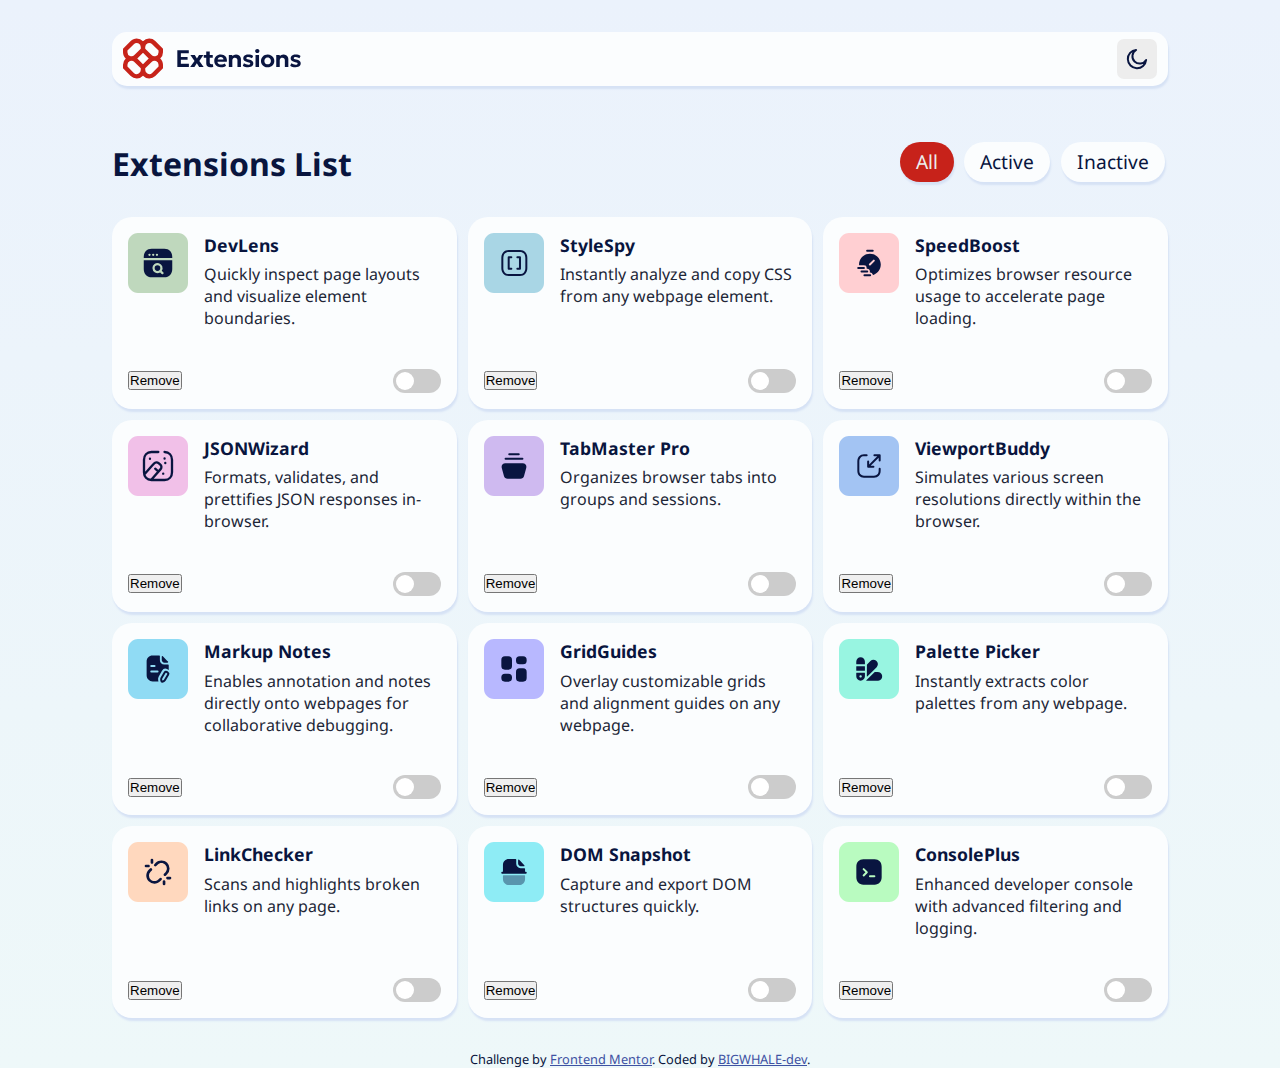
<file: index.html>
<!DOCTYPE html>
<html lang="en">

<head>
  <meta charset="UTF-8">
  <meta name="viewport" content="width=device-width, initial-scale=1.0">
  <!-- displays site properly based on user's device -->

  <link rel="icon" type="image/png" sizes="32x32" href="./assets/images/favicon-32x32.png">

  <title>Browser extensions manager UI</title>

  <link rel="stylesheet" href="exten.css">

  <script defer src="exten.js"></script>
</head>

<body class="body_light">
  <div id="container">
    <header class="header header__light">
      <div class="logo">
        <img src="/assets/images/logo.svg" alt="">
      </div>
      <button class="theme__settings">
        <img src="/assets/images/icon-moon.svg" alt="theme">
      </button>
    </header>
    <section id="section" class="extension__movement--container">
      <div class="filtering">
        <h1 class="filtered_title">Extensions List</h1>
        <div class="filters__states">
          <button class="filter_btn filter_btn-light all filter_btn-clicked">All</button>
          <button class="filter_btn filter_btn-light active">Active</button>
          <button class="filter_btn filter_btn-light inactive">Inactive</button>
        </div>
      </div>
      <main class="extension_list">
        <div class="extension extension_light">
          <div class="extension__image-container">
            <img class="extension__image" src="/assets/images/logo-devlens.svg" alt="">
            <div>
              <h4 class="extension__title">DevLens</h4>
              <p class="extension__description">Quickly inspect page layouts and visualize element boundaries.</p>
            </div>
          </div>
          <div class="extension__btn-container">
            <button class="extension_remove">Remove</button>
            <label class="toggle__switch">
              <input type="checkbox">
              <span class="slider"></span>
            </label>
          </div>
        </div>
        <div class="extension extension_light">
          <div class="extension__image-container">
            <img class="extension__image" src="/assets/images/logo-style-spy.svg" alt="">
            <div>
              <h4 class="extension__title">StyleSpy</h4>
              <p class="extension__description">Instantly analyze and copy CSS from any webpage element.</p>
            </div>
          </div>
          <div class="extension__btn-container">
            <button class="extension_remove">Remove</button>
            <label class="toggle__switch">
              <input type="checkbox">
              <span class="slider"></span>
            </label>
          </div>
        </div>
        <div class="extension extension_light">
          <div class="extension__image-container">
            <img class="extension__image" src="/assets/images/logo-speed-boost.svg" alt="">
            <div>
              <h4 class="extension__title">SpeedBoost</h4>
              <p class="extension__description">Optimizes browser resource usage to accelerate page loading.</p>
            </div>
          </div>
          <div class="extension__btn-container">
            <button class="extension_remove">Remove</button>
            <label class="toggle__switch">
              <input type="checkbox">
              <span class="slider"></span>
            </label>
          </div>
        </div>
        <div class="extension extension_light">
          <div class="extension__image-container">
            <img class="extension__image" src="/assets/images/logo-json-wizard.svg" alt="">
            <div>
              <h4 class="extension__title">JSONWizard</h4>
              <p class="extension__description"> Formats, validates, and prettifies JSON responses in-browser.</p>
            </div>
          </div>
          <div class="extension__btn-container">
            <button class="extension_remove">Remove</button>
            <label class="toggle__switch">
              <input type="checkbox">
              <span class="slider"></span>
            </label>
          </div>
        </div>
        <div class="extension extension_light">
          <div class="extension__image-container">
            <img class="extension__image" src="/assets/images/logo-tab-master-pro.svg" alt="">
            <div>
              <h4 class="extension__title">TabMaster Pro</h4>
              <p class="extension__description">Organizes browser tabs into groups and sessions.</p>
            </div>
          </div>
          <div class="extension__btn-container">
            <button class="extension_remove">Remove</button>
            <label class="toggle__switch">
              <input type="checkbox">
              <span class="slider"></span>
            </label>
          </div>
        </div>
        <div class="extension extension_light">
          <div class="extension__image-container">
            <img class="extension__image" src="/assets/images/logo-viewport-buddy.svg" alt="">
            <div>
              <h4 class="extension__title">ViewportBuddy</h4>
              <p class="extension__description">Simulates various screen resolutions directly within the browser.</p>
            </div>
          </div>
          <div class="extension__btn-container">
            <button class="extension_remove">Remove</button>
            <label class="toggle__switch">
              <input type="checkbox">
              <span class="slider"></span>
            </label>
          </div>
        </div>
        <div class="extension extension_light">
          <div class="extension__image-container">
            <img class="extension__image" src="/assets/images/logo-markup-notes.svg" alt="">
            <div>
              <h4 class="extension__title">Markup Notes</h4>
              <p class="extension__description">Enables annotation and notes directly onto webpages for collaborative
                debugging.</p>
            </div>
          </div>
          <div class="extension__btn-container">
            <button class="extension_remove">Remove</button>
            <label class="toggle__switch">
              <input type="checkbox">
              <span class="slider"></span>
            </label>
          </div>
        </div>
        <div class="extension extension_light">
          <div class="extension__image-container">
            <img class="extension__image" src="/assets/images/logo-grid-guides.svg" alt="">
            <div>
              <h4 class="extension__title">GridGuides</h4>
              <p class="extension__description"> Overlay customizable grids and alignment guides on any webpage.</p>
            </div>
          </div>
          <div class="extension__btn-container">
            <button class="extension_remove">Remove</button>
            <label class="toggle__switch">
              <input type="checkbox">
              <span class="slider"></span>
            </label>
          </div>
        </div>
        <div class="extension extension_light">
          <div class="extension__image-container">
            <img class="extension__image" src="/assets/images/logo-palette-picker.svg" alt="">
            <div>
              <h4 class="extension__title">Palette Picker</h4>
              <p class="extension__description">Instantly extracts color palettes from any webpage.</p>
            </div>
          </div>
          <div class="extension__btn-container">
            <button class="extension_remove">Remove</button>
            <label class="toggle__switch">
              <input type="checkbox">
              <span class="slider"></span>
            </label>
          </div>
        </div>
        <div class="extension extension_light">
          <div class="extension__image-container">
            <img class="extension__image" src="/assets/images/logo-link-checker.svg" alt="">
            <div>
              <h4 class="extension__title">LinkChecker</h4>
              <p class="extension__description">Scans and highlights broken links on any page.</p>
            </div>
          </div>
          <div class="extension__btn-container">
            <button class="extension_remove">Remove</button>
            <label class="toggle__switch">
              <input type="checkbox">
              <span class="slider"></span>
            </label>
          </div>
        </div>
        <div class="extension extension_light">
          <div class="extension__image-container">
            <img class="extension__image" src="/assets/images/logo-dom-snapshot.svg" alt="">
            <div>
              <h4 class="extension__title">DOM Snapshot</h4>
              <p class="extension__description">Capture and export DOM structures quickly.</p>
            </div>
          </div>
          <div class="extension__btn-container">
            <button class="extension_remove">Remove</button>
            <label class="toggle__switch">
              <input type="checkbox">
              <span class="slider"></span>
            </label>
          </div>
        </div>
        <div class="extension extension_light">
          <div class="extension__image-container">
            <img class="extension__image" src="/assets/images/logo-console-plus.svg" alt="">
            <div>
              <h4 class="extension__title">ConsolePlus</h4>
              <p class="extension__description">Enhanced developer console with advanced filtering and logging.</p>
            </div>
          </div>
          <div class="extension__btn-container">
            <button class="extension_remove">Remove</button>
            <label class="toggle__switch">
              <input type="checkbox">
              <span class="slider"></span>
            </label>
          </div>
        </div>
      </main>
    </section>


  </div>
  <div class="attribution">
    Challenge by <a href="https://www.frontendmentor.io?ref=challenge">Frontend Mentor</a>.
    Coded by <a href="https://github.com/BIGWHALE-dev">BIGWHALE-dev</a>.
  </div>
</body>

  </html>
</file>
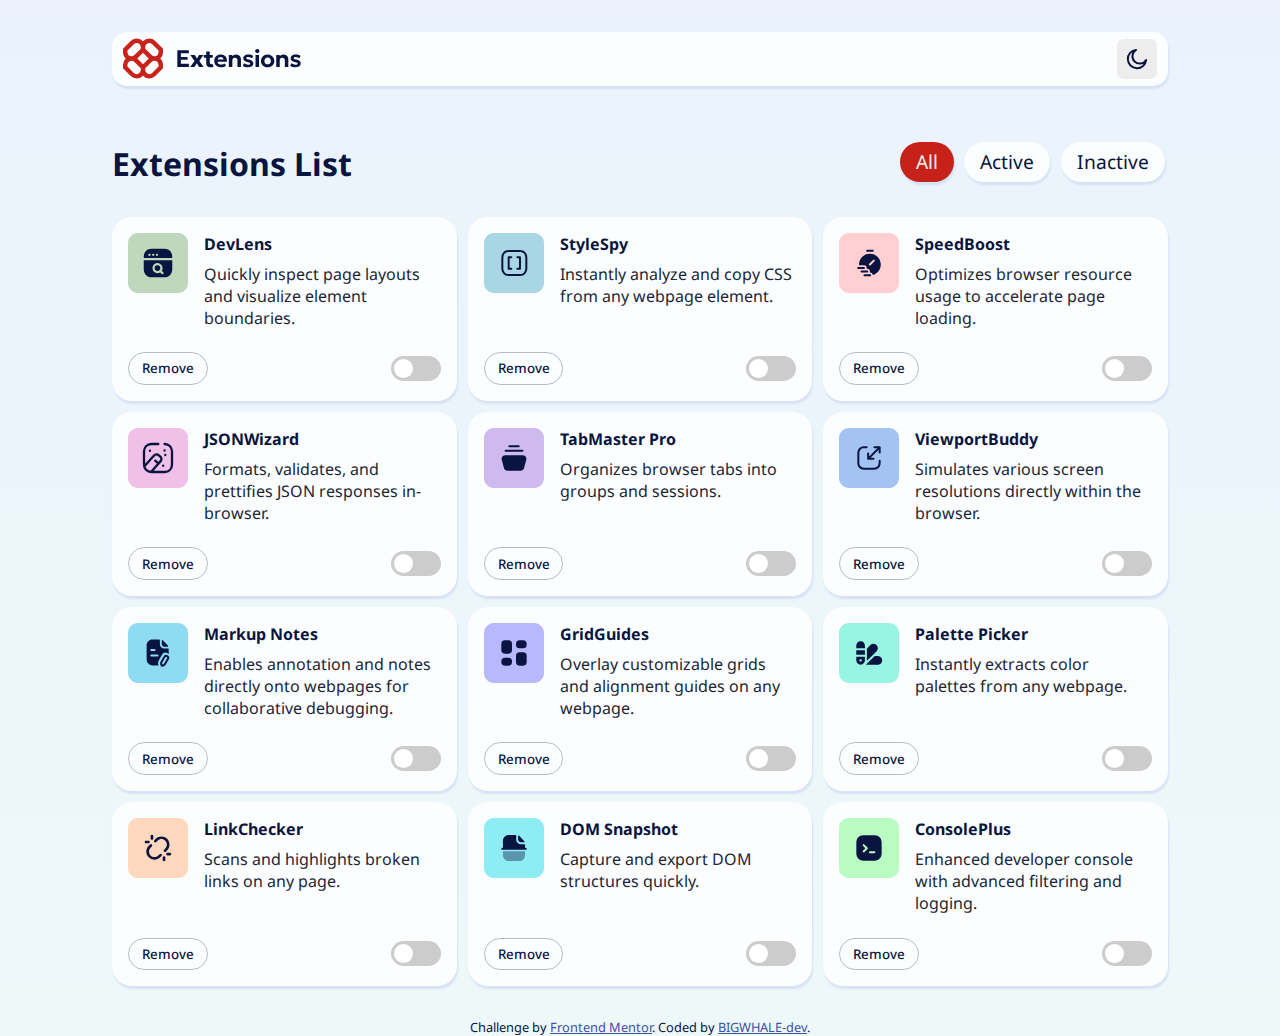
<file: browser-extensions-manager-ui-main/index.html>
<!DOCTYPE html>
<html lang="en">

<head>
  <meta charset="UTF-8">
  <meta name="viewport" content="width=device-width, initial-scale=1.0">
  <!-- displays site properly based on user's device -->

  <link rel="icon" type="image/png" sizes="32x32" href="./assets/images/favicon-32x32.png">

  <title>Browser extensions manager UI</title>

  <link rel="stylesheet" href="exten.css">

  <script defer src="exten.js"></script>
</head>

<body class="body_light">
  <div id="container">
    <header class="header header__light">
      <div class="logo">
        <img src="/assets/images/logo.svg" alt="">
      </div>
      <button class="theme__settings">
        <img src="/assets/images/icon-moon.svg" alt="theme">
      </button>
    </header>
    <section id="section" class="extension__movement--container">
      <div class="filtering">
        <h1 class="filtered_title">Extensions List</h1>
        <div class="filters__states">
          <button class="filter_btn filter_btn-light all filter_btn-clicked">All</button>
          <button class="filter_btn filter_btn-light active">Active</button>
          <button class="filter_btn filter_btn-light inactive">Inactive</button>
        </div>
      </div>
      <main class="extension_list">
        <div class="extension extension_light">
          <div class="extension__image-container">
            <img class="extension__image" src="/assets/images/logo-devlens.svg" alt="">
            <div>
              <h4 class="extension__title">DevLens</h4>
              <p class="extension__description">Quickly inspect page layouts and visualize element boundaries.</p>
            </div>
          </div>
          <div class="extension__btn-container">
            <button class="extension_remove">Remove</button>
            <label class="toggle__switch">
              <input type="checkbox">
              <span class="slider"></span>
            </label>
          </div>
        </div>
        <div class="extension extension_light">
          <div class="extension__image-container">
            <img class="extension__image" src="/assets/images/logo-style-spy.svg" alt="">
            <div>
              <h4 class="extension__title">StyleSpy</h4>
              <p class="extension__description">Instantly analyze and copy CSS from any webpage element.</p>
            </div>
          </div>
          <div class="extension__btn-container">
            <button class="extension_remove">Remove</button>
            <label class="toggle__switch">
              <input type="checkbox">
              <span class="slider"></span>
            </label>
          </div>
        </div>
        <div class="extension extension_light">
          <div class="extension__image-container">
            <img class="extension__image" src="/assets/images/logo-speed-boost.svg" alt="">
            <div>
              <h4 class="extension__title">SpeedBoost</h4>
              <p class="extension__description">Optimizes browser resource usage to accelerate page loading.</p>
            </div>
          </div>
          <div class="extension__btn-container">
            <button class="extension_remove">Remove</button>
            <label class="toggle__switch">
              <input type="checkbox">
              <span class="slider"></span>
            </label>
          </div>
        </div>
        <div class="extension extension_light">
          <div class="extension__image-container">
            <img class="extension__image" src="/assets/images/logo-json-wizard.svg" alt="">
            <div>
              <h4 class="extension__title">JSONWizard</h4>
              <p class="extension__description"> Formats, validates, and prettifies JSON responses in-browser.</p>
            </div>
          </div>
          <div class="extension__btn-container">
            <button class="extension_remove">Remove</button>
            <label class="toggle__switch">
              <input type="checkbox">
              <span class="slider"></span>
            </label>
          </div>
        </div>
        <div class="extension extension_light">
          <div class="extension__image-container">
            <img class="extension__image" src="/assets/images/logo-tab-master-pro.svg" alt="">
            <div>
              <h4 class="extension__title">TabMaster Pro</h4>
              <p class="extension__description">Organizes browser tabs into groups and sessions.</p>
            </div>
          </div>
          <div class="extension__btn-container">
            <button class="extension_remove">Remove</button>
            <label class="toggle__switch">
              <input type="checkbox">
              <span class="slider"></span>
            </label>
          </div>
        </div>
        <div class="extension extension_light">
          <div class="extension__image-container">
            <img class="extension__image" src="/assets/images/logo-viewport-buddy.svg" alt="">
            <div>
              <h4 class="extension__title">ViewportBuddy</h4>
              <p class="extension__description">Simulates various screen resolutions directly within the browser.</p>
            </div>
          </div>
          <div class="extension__btn-container">
            <button class="extension_remove">Remove</button>
            <label class="toggle__switch">
              <input type="checkbox">
              <span class="slider"></span>
            </label>
          </div>
        </div>
        <div class="extension extension_light">
          <div class="extension__image-container">
            <img class="extension__image" src="/assets/images/logo-markup-notes.svg" alt="">
            <div>
              <h4 class="extension__title">Markup Notes</h4>
              <p class="extension__description">Enables annotation and notes directly onto webpages for collaborative
                debugging.</p>
            </div>
          </div>
          <div class="extension__btn-container">
            <button class="extension_remove">Remove</button>
            <label class="toggle__switch">
              <input type="checkbox">
              <span class="slider"></span>
            </label>
          </div>
        </div>
        <div class="extension extension_light">
          <div class="extension__image-container">
            <img class="extension__image" src="/assets/images/logo-grid-guides.svg" alt="">
            <div>
              <h4 class="extension__title">GridGuides</h4>
              <p class="extension__description"> Overlay customizable grids and alignment guides on any webpage.</p>
            </div>
          </div>
          <div class="extension__btn-container">
            <button class="extension_remove">Remove</button>
            <label class="toggle__switch">
              <input type="checkbox">
              <span class="slider"></span>
            </label>
          </div>
        </div>
        <div class="extension extension_light">
          <div class="extension__image-container">
            <img class="extension__image" src="/assets/images/logo-palette-picker.svg" alt="">
            <div>
              <h4 class="extension__title">Palette Picker</h4>
              <p class="extension__description">Instantly extracts color palettes from any webpage.</p>
            </div>
          </div>
          <div class="extension__btn-container">
            <button class="extension_remove">Remove</button>
            <label class="toggle__switch">
              <input type="checkbox">
              <span class="slider"></span>
            </label>
          </div>
        </div>
        <div class="extension extension_light">
          <div class="extension__image-container">
            <img class="extension__image" src="/assets/images/logo-link-checker.svg" alt="">
            <div>
              <h4 class="extension__title">LinkChecker</h4>
              <p class="extension__description">Scans and highlights broken links on any page.</p>
            </div>
          </div>
          <div class="extension__btn-container">
            <button class="extension_remove">Remove</button>
            <label class="toggle__switch">
              <input type="checkbox">
              <span class="slider"></span>
            </label>
          </div>
        </div>
        <div class="extension extension_light">
          <div class="extension__image-container">
            <img class="extension__image" src="/assets/images/logo-dom-snapshot.svg" alt="">
            <div>
              <h4 class="extension__title">DOM Snapshot</h4>
              <p class="extension__description">Capture and export DOM structures quickly.</p>
            </div>
          </div>
          <div class="extension__btn-container">
            <button class="extension_remove">Remove</button>
            <label class="toggle__switch">
              <input type="checkbox">
              <span class="slider"></span>
            </label>
          </div>
        </div>
        <div class="extension extension_light">
          <div class="extension__image-container">
            <img class="extension__image" src="/assets/images/logo-console-plus.svg" alt="">
            <div>
              <h4 class="extension__title">ConsolePlus</h4>
              <p class="extension__description">Enhanced developer console with advanced filtering and logging.</p>
            </div>
          </div>
          <div class="extension__btn-container">
            <button class="extension_remove">Remove</button>
            <label class="toggle__switch">
              <input type="checkbox">
              <span class="slider"></span>
            </label>
          </div>
        </div>
      </main>
    </section>


  </div>
  <div class="attribution">
    Challenge by <a href="https://www.frontendmentor.io?ref=challenge">Frontend Mentor</a>.
    Coded by <a href="https://github.com/BIGWHALE-dev">BIGWHALE-dev</a>.
  </div>
</body>

</html>
</file>
<file: exten.css>
@font-face {
  font-family: "Noto Sans";
  src: url(/assets/fonts/static/NotoSans-Regular.ttf);
}
@font-face {
  font-family: "Noto Sans";
  src: url(/assets/fonts/static/NotoSans-Medium.ttf);
  font-weight: 500;
}
@font-face {
  font-family: "Noto Sans";
  src: url(/assets/fonts/static/NotoSans-Bold.ttf);
  font-weight: 700;
}

:root {
  --orange-400: hsl(3, 86%, 64%);
  --redorange: hsl(3, 71%, 56%);
  --clicked-active: hsl(3, 77%, 44%);
  --dark-blue: hsl(227, 75%, 14%);
  --extension-dark: hsl(226, 25%, 17%);
  --sun-background: hsl(225, 23%, 24%);
  --neutral-600: hsl(226, 11%, 37%);
  --light-blue-200: hsl(217, 61%, 90%);
  --blur-background: hsl(0, 0%, 93%);
  --light-color: hsl(200, 60%, 99%);
  --container-shadow: 1px 3px 2px var(--light-blue-200);

  --light-gradient: linear-gradient(180deg, #ebf2fc 0%, #eef8f9 100%);
  --dark-gradient: linear-gradient(180deg, #040918 0%, #091540 100%);
}

* {
  margin: 0;
  padding: 0;
  box-sizing: border-box;
}

body {
  font-family: "Noto Sans", "Lucida Sans", "Lucida Sans Regular",
    "Lucida Grande", "Lucida Sans Unicode", Geneva, Verdana, sans-serif;
  min-height: calc(100vh - 1rem);
}

.body_light {
  background-image: var(--light-gradient);
  color: var(--dark-blue);
}

#container {
  width: 85%;
  min-width: 23rem;
  margin: auto;
  padding: 2rem 1rem;
}

.header {
  display: flex;
  padding: 0.4rem 0.7rem;
  justify-content: space-between;
  align-items: center;
  border-radius: 15px;
}

.header__light {
  background-color: var(--light-color);
  box-shadow: var(--container-shadow);
}

.logo img {
  vertical-align: middle;
}

.theme__settings {
  width: 2.5rem;
  height: 2.5rem;
  text-align: center;
  align-content: center;
  background-color: var(--blur-background);
  border-radius: 7px;
  cursor: pointer;
  border: none;
}

.theme__settings:hover {
  background-color: hsl(0, 0%, 78%);
}

.theme__settings:focus {
  border: 3px solid var(--light-color);
  outline: 2px solid var(--clicked-active);
}

.theme__settings img {
  vertical-align: middle;
}

/* ======= filter list tittle and buttons ===== */

.filtering {
  display: flex;
  flex-direction: column;
  padding: 1.5rem 0;
  text-align: center;
}

.filtered_title {
  margin: 8px 0;
  font-family: inherit;
  font-weight: 700;
  color: inherit;
  font-size: xx-large;
}

.filters__states {
  margin: 8px 0;
}

.filter_btn {
  margin: 0 0.2rem;
  padding: 0.4rem 1rem;
  border-radius: 20px;
  border: none;
  color: inherit;
  font-family: inherit;
  font-size: 1.2rem;
  cursor: pointer;
}

.filter_btn-light {
  background-color: var(--light-color);
  box-shadow: var(--container-shadow);
}

.filter_btn-clicked {
  background-color: var(--clicked-active);
  color: var(--blur-background);
}

.filter_btn:hover {
  background-color: hsl(0, 0%, 93%);
}

.filter_btn:focus {
  border: 3px solid var(--light-color);
  outline: 2px solid var(--clicked-active);
}

.filter_btn-clicked:hover {
  background-color: var(--redorange);
}

/* ====== Extensions Lists ======= */

.extension_list {
  min-height: 100%;
  display: grid;
  /* grid-template-columns: repeat(auto-fill, minmax(22rem, auto)); */
  grid-auto-rows: 12rem;
  grid-gap: 0.7rem;
  justify-content: center;
}
/* ====== Extensions ======= */
.extension {
  border-radius: 20px;
  padding: 1rem;
  display: flex;
  flex-direction: column;
  justify-content: space-between;
}

.extension_light {
  background-color: var(--light-color);
  box-shadow: var(--container-shadow);
}

.extension__image-container {
  display: flex;
  margin-bottom: 1rem;
}

.extension__image-container img {
  align-self: flex-start;
}
.extension__image-container div {
  margin-left: 1rem;
}

.extension__title {
  font-size: 1.1rem;
  margin-bottom: 0.4rem;
}

.extension_light p {
  color: var(--extension-dark);
}

.extension__btn-container {
  display: flex;
  justify-content: space-between;
  align-items: center;
}

.remove__btn {
  padding: 0.4rem 0.8rem;
  border-radius: 20px;
  border: 1px solid rgba(84, 89, 105, 0.4);
  background-color: inherit;
  color: inherit;
  font-family: inherit;
  font-weight: 500;
  cursor: pointer;
}

.remove__btn:hover {
  color: var(--blur-background);
  background-color: var(--clicked-active);
  border-color: var(--clicked-active);
}

.remove__btn:focus {
  border: 3px solid var(--light-color);
  outline: 2px solid var(--clicked-active);
}

/* Toggle switch */

.toggle__switch {
  position: relative;
  display: inline-block;
  width: 48px;
  height: 24px;
}

.toggle__switch input {
  opacity: 0;
  width: 0;
  height: 0;
}

.slider {
  position: absolute;
  cursor: pointer;
  inset: 0;
  background-color: #ccc;
  /* transition: 0.4s; */
  border-radius: 24px;
}

.slider:focus {
  border: 2px solid var(--light-color);
  outline: 2px solid var(--clicked-active);
}

.slider::before {
  position: absolute;
  content: "";
  height: 18px;
  width: 18px;
  margin: auto 0;
  inset: 3px;
  background-color: white;
  transition: 0.4s;
  border-radius: 50%;
}

input:checked + .slider {
  background-color: var(--clicked-active);
}

input:checked + .slider:hover {
  background-color: var(--orange-400);
}

input:checked + .slider::before {
  transform: translateX(24px);
}

/* attribution: copyright */

.attribution {
  font-size: 0.8rem;
  text-align: center;
}

.attribution a {
  color: hsl(228, 45%, 44%);
}

/* ======= The Dark Theme ======= */
.dark {
  background-image: var(--dark-gradient);
  color: var(--blur-background);
}

.dark .theme__settings {
  background-color: var(--sun-background);
}

.dark .theme__settings:focus {
  border: 3px solid var(--extension-dark);
  outline: 2px solid var(--orange-400);
  background-color: var(--neutral-600);
}

.dark .header {
  background-color: var(--extension-dark);
  box-shadow: none;
}

.dark .filter_btn {
  background-color: var(--sun-background);
  color: var(--blur-background);
  border: 0.5px solid rgba(251, 253, 254, 0.2);
  box-shadow: none;
}

.dark .theme__settings:hover,
.dark .filter_btn:hover {
  background-color: var(--neutral-600);
}

.dark .filter_btn:focus {
  border: 3px solid var(--extension-dark);
  outline: 2px solid var(--orange-400);
  background-color: var(--neutral-600);
}

.dark .filter_btn-clicked {
  background-color: var(--orange-400);
  color: var(--dark-blue);
  border: none;
}

.dark .filter_btn-clicked:focus {
  border: 3px solid var(--extension-dark);
  outline: 2px solid var(--orange-400);
  background-color: var(--orange-400);
}

.dark .filter_btn-clicked:hover {
  background-color: var(--redorange);
  border-color: var(--redorange);
}

.dark .extension {
  background-color: var(--extension-dark);
  color: var(--blur-background);
  box-shadow: none;
  border: 0.5px solid rgba(251, 253, 254, 0.2);
}
.dark .extension p {
  color: var(--blur-background);
}

.dark .remove__btn {
  background-color: var(--extension-dark);
  color: var(--blur-background);
  border: 0.5px solid rgba(251, 253, 254, 0.3);
}

.dark .remove__btn:hover {
  background-color: var(--orange-400);
  color: var(--dark-blue);
  border-color: var(--orange-400);
}

.dark .remove__btn:focus {
  border: 3px solid var(--extension-dark);
  outline: 2px solid var(--orange-400);
  background-color: var(--neutral-600);
  color: var(--light-color);
}

.dark input:checked + .slider {
  background-color: var(--orange-400);
}

.dark input:checked + .slider:hover {
  background-color: var(--clicked-active);
}

.dark .toggle__switch:focus {
  border: 2px solid var(--extension-dark);
  outline: 2px solid var(--orange-400);
}

/* ======== media queries ======= */

@media (min-width: 47rem) {
  .extension_list {
    grid-template-columns: repeat(2, minmax(21rem, auto));
  }

  .filtering {
    margin-top: 1.5rem;
    flex-direction: row;
    justify-content: space-between;
  }
}

@media (min-width: 71rem) {
  .extension_list {
    grid-template-columns: repeat(3, minmax(21rem, auto));
  }
}
</file>
<file: browser-extensions-manager-ui-main/exten.css>
@font-face {
  font-family: "Noto Sans";
  src: url(/assets/fonts/static/NotoSans-Regular.ttf);
}
@font-face {
  font-family: "Noto Sans";
  src: url(/assets/fonts/static/NotoSans-Medium.ttf);
  font-weight: 500;
}
@font-face {
  font-family: "Noto Sans";
  src: url(/assets/fonts/static/NotoSans-Bold.ttf);
  font-weight: 700;
}

:root {
  --orange-400: hsl(3, 86%, 64%);
  --redorange: hsl(3, 71%, 56%);
  --clicked-active: hsl(3, 77%, 44%);
  --dark-blue: hsl(227, 75%, 14%);
  --extension-dark: hsl(226, 25%, 17%);
  --sun-background: hsl(225, 23%, 24%);
  --neutral-600: hsl(226, 11%, 37%);
  --light-blue-200: hsl(217, 61%, 90%);
  --blur-background: hsl(0, 0%, 93%);
  --light-color: hsl(200, 60%, 99%);
  --container-shadow: 1px 3px 2px var(--light-blue-200);

  --light-gradient: linear-gradient(180deg, #ebf2fc 0%, #eef8f9 100%);
  --dark-gradient: linear-gradient(180deg, #040918 0%, #091540 100%);
}

* {
  margin: 0;
  padding: 0;
  box-sizing: border-box;
}

body {
  font-family: "Noto Sans", "Lucida Sans", "Lucida Sans Regular",
    "Lucida Grande", "Lucida Sans Unicode", Geneva, Verdana, sans-serif;
  min-height: calc(100vh - 1rem);
}

.body_light {
  background-image: var(--light-gradient);
  color: var(--dark-blue);
}

#container {
  width: 85%;
  min-width: 23rem;
  margin: auto;
  padding: 2rem 1rem;
}

.header {
  display: flex;
  padding: 0.4rem 0.7rem;
  justify-content: space-between;
  align-items: center;
  border-radius: 15px;
}

.header__light {
  background-color: var(--light-color);
  box-shadow: var(--container-shadow);
}

.logo img {
  vertical-align: middle;
}

.theme__settings {
  width: 2.5rem;
  height: 2.5rem;
  text-align: center;
  align-content: center;
  background-color: var(--blur-background);
  border-radius: 7px;
  cursor: pointer;
  border: none;
}

.theme__settings:hover {
  background-color: hsl(0, 0%, 78%);
}

.theme__settings:focus {
  border: 3px solid var(--light-color);
  outline: 2px solid var(--clicked-active);
}

.theme__settings img {
  vertical-align: middle;
}

/* ======= filter list tittle and buttons ===== */

.filtering {
  display: flex;
  flex-direction: column;
  padding: 1.5rem 0;
  text-align: center;
}

.filtered_title {
  margin: 8px 0;
  font-family: inherit;
  font-weight: 700;
  color: inherit;
  font-size: xx-large;
}

.filters__states {
  margin: 8px 0;
}

.filter_btn {
  margin: 0 0.2rem;
  padding: 0.4rem 1rem;
  border-radius: 20px;
  border: none;
  color: inherit;
  font-family: inherit;
  font-size: 1.2rem;
  cursor: pointer;
}

.filter_btn-light {
  background-color: var(--light-color);
  box-shadow: var(--container-shadow);
}

.filter_btn-clicked {
  background-color: var(--clicked-active);
  color: var(--blur-background);
}

.filter_btn:hover {
  background-color: hsl(0, 0%, 93%);
}

.filter_btn:focus {
  border: 3px solid var(--light-color);
  outline: 2px solid var(--clicked-active);
}

.filter_btn-clicked:hover {
  background-color: var(--redorange);
}

/* ====== Extensions Lists ======= */

.extension_list {
  display: grid;
  /* grid-template-columns: repeat(auto-fill, minmax(22rem, auto)); */
  grid-auto-rows: 11.5rem;
  grid-gap: 0.7rem;
  justify-content: center;
}
/* ====== Extensions ======= */
.extension {
  border-radius: 20px;
  padding: 1rem;
  display: flex;
  flex-direction: column;
  justify-content: space-between;
}

.extension_light {
  background-color: var(--light-color);
  box-shadow: var(--container-shadow);
}

.extension__image-container {
  display: flex;
  margin-bottom: 1rem;
}

.extension__image-container img {
  align-self: flex-start;
}
.extension__image-container div {
  margin-left: 1rem;
}

.extension__title {
  margin-bottom: 0.5rem;
}

.extension_light p {
  color: var(--extension-dark);
}

.extension__btn-container {
  display: flex;
  justify-content: space-between;
  align-items: center;
}

.extension_remove {
  padding: 0.4rem 0.8rem;
  border-radius: 20px;
  border: 1px solid rgba(84, 89, 105, 0.4);
  background-color: inherit;
  color: inherit;
  font-family: inherit;
  font-weight: 500;
  cursor: pointer;
}

.extension_remove:hover {
  color: var(--blur-background);
  background-color: var(--clicked-active);
  border-color: var(--clicked-active);
}

.extension_remove:focus {
  border: 3px solid var(--light-color);
  outline: 2px solid var(--clicked-active);
}

/* Toggle switch */

.toggle__switch {
  position: relative;
  display: inline-block;
  width: 50px;
  height: 25px;
}

.toggle__switch input {
  opacity: 0;
  width: 0;
  height: 0;
}

.slider {
  position: absolute;
  cursor: pointer;
  top: 0;
  left: 0;
  right: 0;
  bottom: 0;
  background-color: #ccc;
  /* transition: 0.4s; */
  border-radius: 24px;
}

.slider:focus {
  border: 2px solid var(--light-color);
  outline: 2px solid var(--clicked-active);
}

.slider::before {
  position: absolute;
  content: "";
  height: 19px;
  width: 19px;
  left: 3px;
  bottom: 3px;
  background-color: white;
  transition: 0.4s;
  border-radius: 50%;
}

input:checked + .slider {
  background-color: var(--clicked-active);
}

input:checked + .slider:hover {
  background-color: var(--orange-400);
}

input:checked + .slider::before {
  transform: translateX(25px);
}

/* attribution: copyright */

.attribution {
  font-size: 0.8rem;
  text-align: center;
}

.attribution a {
  color: hsl(228, 45%, 44%);
}

/* ======= The Dark Theme ======= */
.moon {
  background-image: var(--dark-gradient);
  color: var(--blur-background);
}

.theme__settins-dark {
  background-color: var(--sun-background);
}

.theme__settins-dark:focus {
  border: 3px solid var(--extension-dark);
  outline: 2px solid var(--orange-400);
  background-color: var(--neutral-600);
}

.header__dark {
  background-color: var(--extension-dark);
}

.filter_btn-dark {
  background-color: var(--sun-background);
  color: var(--blur-background);
  border: 0.5px solid rgba(251, 253, 254, 0.2);
}

.theme__settins-dark:hover,
.filter_btn-dark:hover {
  background-color: var(--neutral-600);
}

.filter_btn-dark:focus {
  border: 3px solid var(--extension-dark);
  outline: 2px solid var(--orange-400);
  background-color: var(--neutral-600);
}

.filter_btn-clicked-dark {
  background-color: var(--orange-400);
  color: var(--dark-blue);
  border: none;
}

.filter_btn-clicked-dark:hover {
  background-color: var(--redorange);
  border-color: var(--redorange);
}

.filter_btn-clicked-dark:focus {
  border: 3px solid var(--extension-dark);
  outline: 2px solid var(--orange-400);
  background-color: var(--orange-400);
}

.extension__moon {
  background-color: var(--extension-dark);
  color: var(--blur-background);
  box-shadow: none;
  border: 0.5px solid rgba(251, 253, 254, 0.2);
}
.extension__moon p {
  color: var(--blur-background);
}

.extension__moon button {
  background-color: var(--extension-dark);
  color: var(--blur-background);
  border: 0.5px solid rgba(251, 253, 254, 0.3);
}

.extension__moon button:hover {
  background-color: var(--orange-400);
  color: var(--dark-blue);
  border-color: var(--orange-400);
}

.extension__moon button:focus {
  border: 3px solid var(--extension-dark);
  outline: 2px solid var(--orange-400);
  background-color: var(--neutral-600);
  color: var(--light-color);
}

input:checked + .slider.dark {
  background-color: var(--orange-400);
}

input:checked + .slider.dark:hover {
  background-color: var(--clicked-active);
}

.toggle__switch .dark:focus {
  border: 2px solid var(--extension-dark);
  outline: 2px solid var(--orange-400);
}

/* ======== media queries ======= */

@media (min-width: 47rem) {
  .extension_list {
    grid-template-columns: repeat(2, minmax(21rem, auto));
  }

  .filtering {
    margin-top: 1.5rem;
    flex-direction: row;
    justify-content: space-between;
  }
}

@media (min-width: 71rem) {
  .extension_list {
    grid-template-columns: repeat(3, minmax(21rem, auto));
  }
}
</file>
